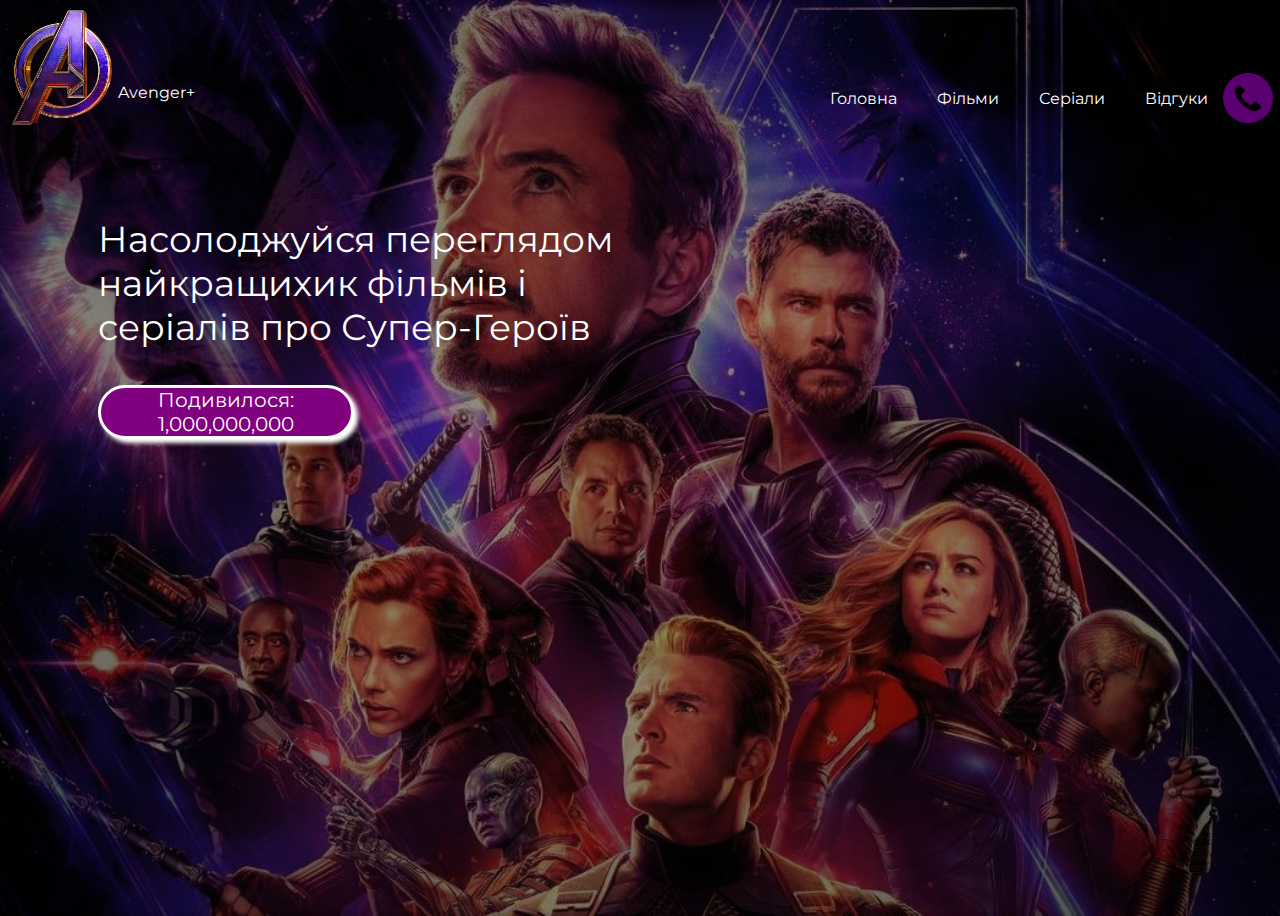
<file: index.html>
<!DOCTYPE html>
<html lang="uk">
<head>
	<meta charset="UTF-8">

	<title>Avenger+</title>

	<link rel="stylesheet" href="style.css">

	<link rel="preconnect" href="https://fonts.gstatic.com">

	<link href="https://fonts.googleapis.com/css2?family=Kaushan+Script&family=Montserrat:wght@700&display=swap" rel="stylesheet">

</head>
<body>
 
<header>

	<div class="header">

		<img src="LOGO.webp" alt="" width="110px" >
		<p class="logo">Avenger+</p>

	</div>

	<nav>

		<div class="nav">

			<ul><a class="nav__link" href="#">Головна</a></ul>

			<ul><a class="nav__link" href="index2.html">Фільми</a></ul>

			<ul>  <a class="nav__link" href="#">Серіали</a></ul>

			<ul> <a class="nav__link"  href="#">Відгуки</a></ul>
			
			<a  href="#"><img class="img" src="phone-call.png" alt="" width="50px">
			</a>

		</div>

	</nav>

</header>

<main>

	<div class="intro">
		<p class="Text">Насолоджуйся переглядом <br> найкращихик фільмів і <br> серіалів про Супер-Героїв</p>
		<p class="text">Подивилося: <br>
    	1,000,000,000</p>

	</div>

</main>

		
	
</body>
</html>
</file>
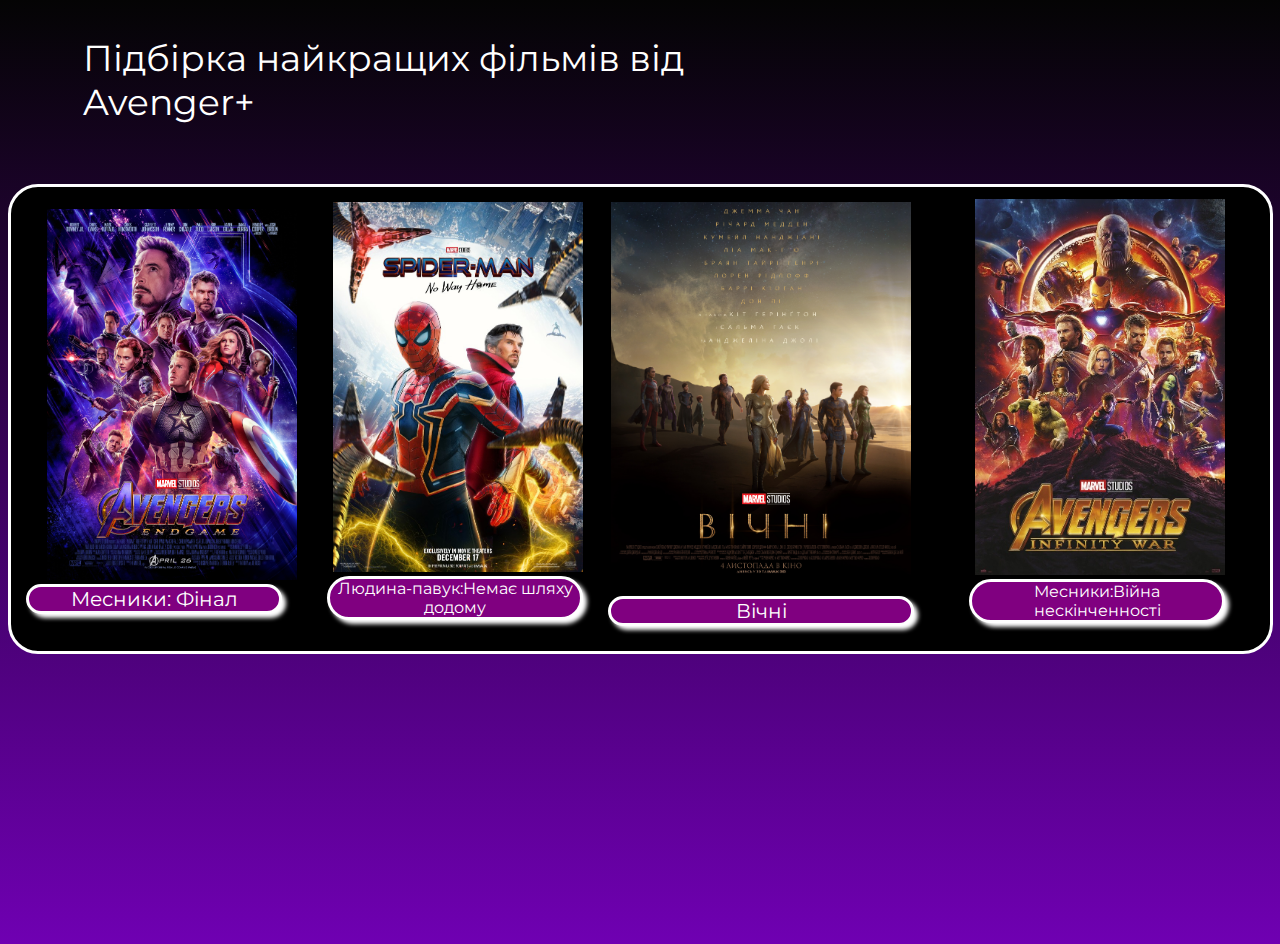
<file: index2.html>
<!DOCTYPE html>
<html lang="uk">
<head>
	<meta charset="UTF-8">
	<meta name="viewport" content="width=device-width, initial-scale=1.0">
	<link rel="stylesheet" href="style2.css">
	<link rel="preconnect" href="https://fonts.gstatic.com">
	<link href="https://fonts.googleapis.com/css2?family=Kaushan+Script&family=Montserrat:wght@700&display=swap" rel="stylesheet">
	<title>Avenger+</title>
</head>
<body>

<header>

	 	<div class="intro">
			<p>Підбірка найкращих фільмів від <br> Avenger+</p>
	 	</div>

</header>

<main>
	
	<section>

	 	<div class="intro__header">
			<div class="endgame">
				<img class="img" src="endgame.jpg" alt="">
				<p class="intro__text">Месники: Фінал</p>
			</div>
			

	</section>

	<section>

		<div class="spider-man">
			<img class="img" src="spiderman.jpg" alt="">
			<p class="intro__Text">Людина-павук:Немає шляху додому</p>
		</div>

	</section>

	<section>

		<div class="infinity">
			<img src="Постер_Вічні.jpg" alt="" id="img">
			<p id="intro__text">Вічні</p>
		</div>

	</section>

	<section>

		<div class="avenger__infinity">
			<div>
				<img src="avengers-infinity-war.jpg" alt="" class="img">
				<p class="intro__Text">Месники:Війна нескінченності</p>
			</div>
		</div>

	</div>

</section>

</main>

</body>
</html>
</file>
<file: style.css>
body{
	width: 100%;
	height: 100vh;
	background-image: url("background_main.jpg") ;
	background-repeat: no-repeat;
	background-size: cover;
	background-position: center;
	font-family: 'Montserrat', sans-serif;
	background-size: cover;
}


header{
	display: flex;
	justify-content: space-between;
}
.header{
display: flex;
 justify-content: flex-start;

}

.logo{
	margin-top:75px ;
	font-family: Montserrat;
	color: #fff;
}

.nav__link{
   text-decoration: none;
   color: #fff;
   

}

.nav__link:hover{
   box-shadow: 4px 10px 50px white;

}
.nav{
  display: flex;
  color: #fff;
  justify-content: flex-end;
  text-align: right;
  margin-top: 65px;


}

.img{
	padding-left: 15px ;
	padding-right: 15px ;
}
.intro{
	font-family: Montserrat;
	color: #fff;
	margin: 90px;
}

.Text{
	font-family: Montserrat;
	color: #fff; 
	font-size: 36px;
	margin-top: 15px;

}

.text{
	font-family: Montserrat;
	color: #fff;
	font-size: 20px;
	background-color: purple;
	width: 250px;
	text-align: center;
	border: 3px white solid;
	border-radius: 83px ;
	box-shadow: 4px 4px 4px white;
}
</file>
<file: style2.css>
body{
	width: 100%;
	height: 100vh;
	background-image: linear-gradient(#040404, #6F00B2); ;
	background-repeat: no-repeat;
	background-size: cover;
	background-position: center;
	font-family: 'Montserrat', sans-serif;
	background-size: cover;

}



.intro{
	font-family: 'Montserrat';
	color: #fff;
	font-size: 36px;
	padding-left: 75px;
}


main{
	display: flex;
	text-align: center;
	align-items: center;
	margin-top: 60px;
	background-color: black;
	border: 3px #fff solid;
	margin-right: 15px;
	border-radius: 30px;


}

.endgame{

}

.img{
	padding-left: 35px ;
	width: 250px;
}

.intro__text{
	width: 250px;
	font-family: 'Montserrat';
	color: #fff;
	font-size: 20px;
	margin: 15px;
	margin-top: 0;
	background-color: purple;
	width: 250px;
	text-align: center;
	border: 3px white solid;
	border-radius: 83px ;
	box-shadow: 4px 4px 4px white;

}
.intro__Text{
	font-family: 'Montserrat';
	color: #fff;
	font-size: 16px;
	margin-left: 30px;
	margin-top: 0;
	background-color: purple;
	width: 250px;
	text-align: center;
	border: 3px white solid;
	border-radius: 80px ;
	box-shadow: 4px 4px 4px white;
}
#img{
	padding: 15px ;
	width: 300px;

}

#intro__text{
	width: 250px;
	font-family: 'Montserrat';
	color: #fff;
	font-size: 20px;
	margin: 25px;
	margin-top: 0;
	background-color: purple;
	width: 300px;
	text-align: center;
	border: 3px white solid;
	border-radius: 83px ;
	box-shadow: 4px 4px 4px white;
}
</file>
